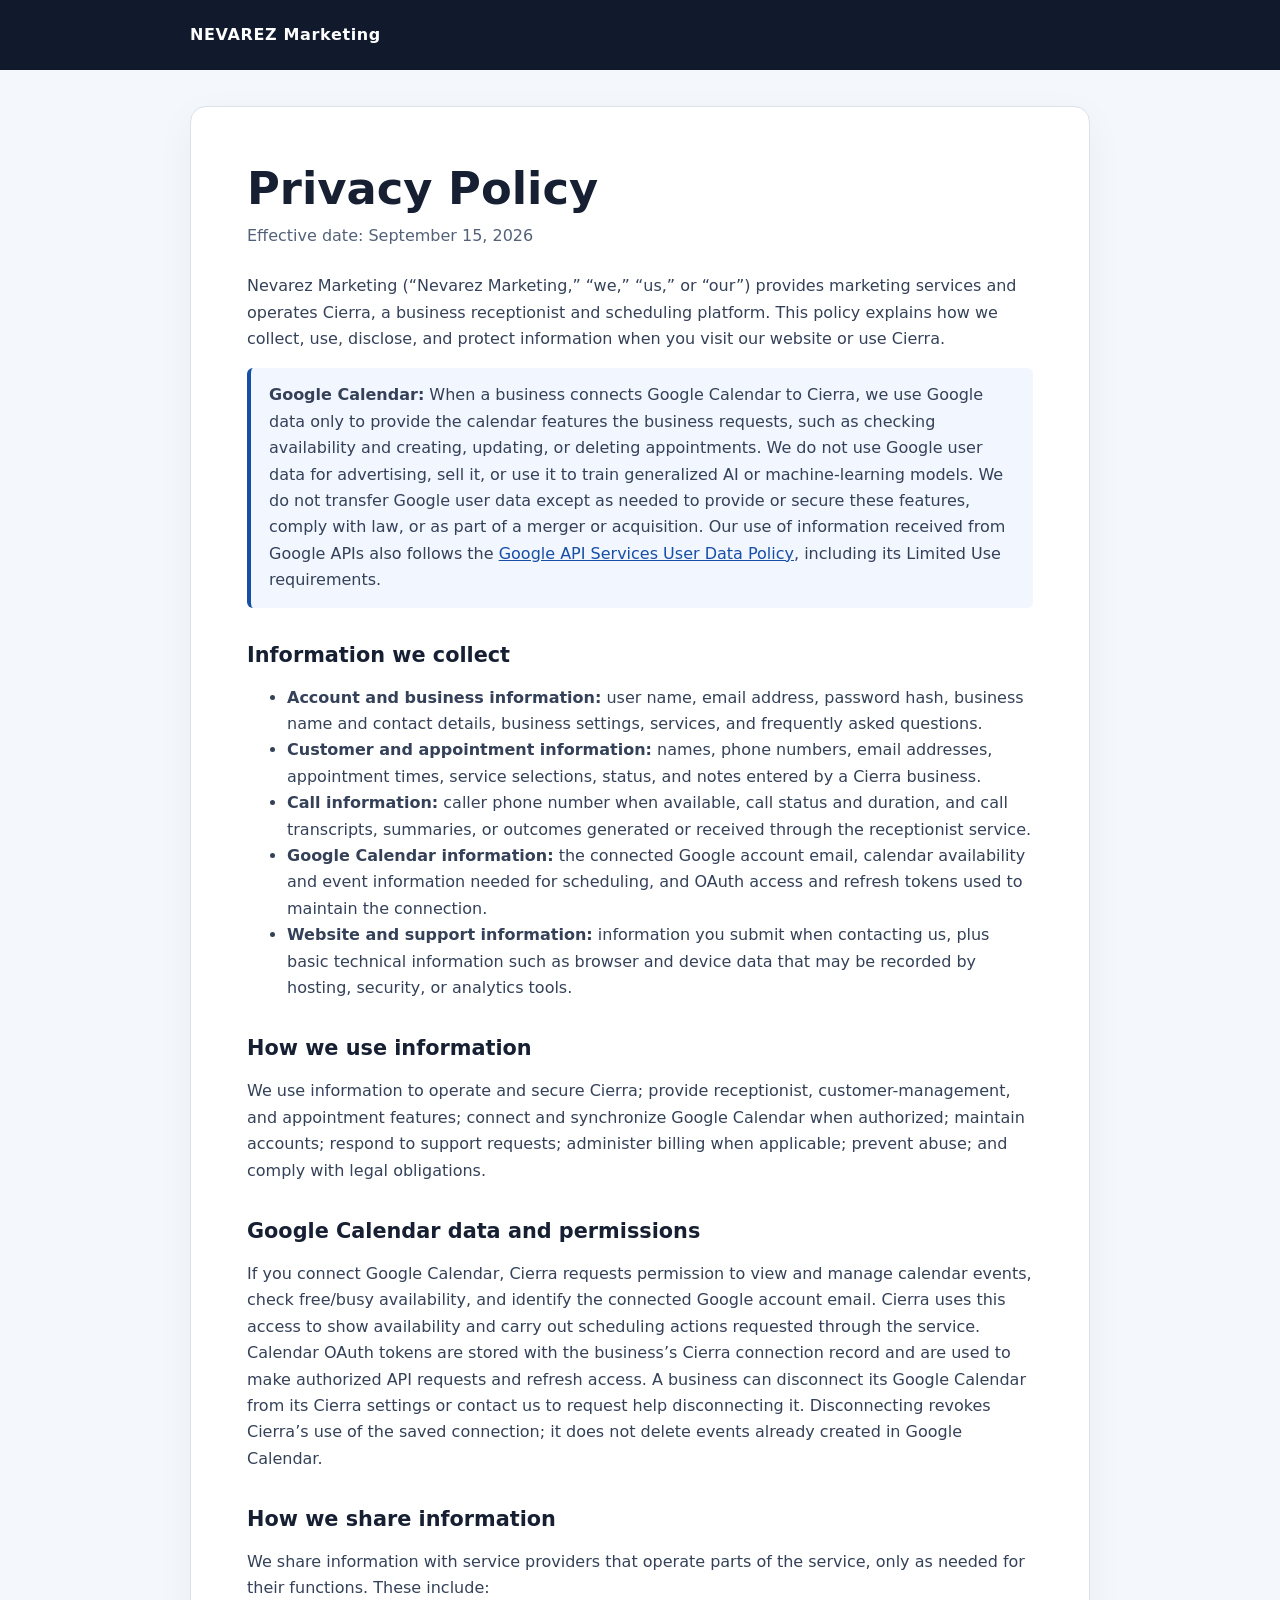
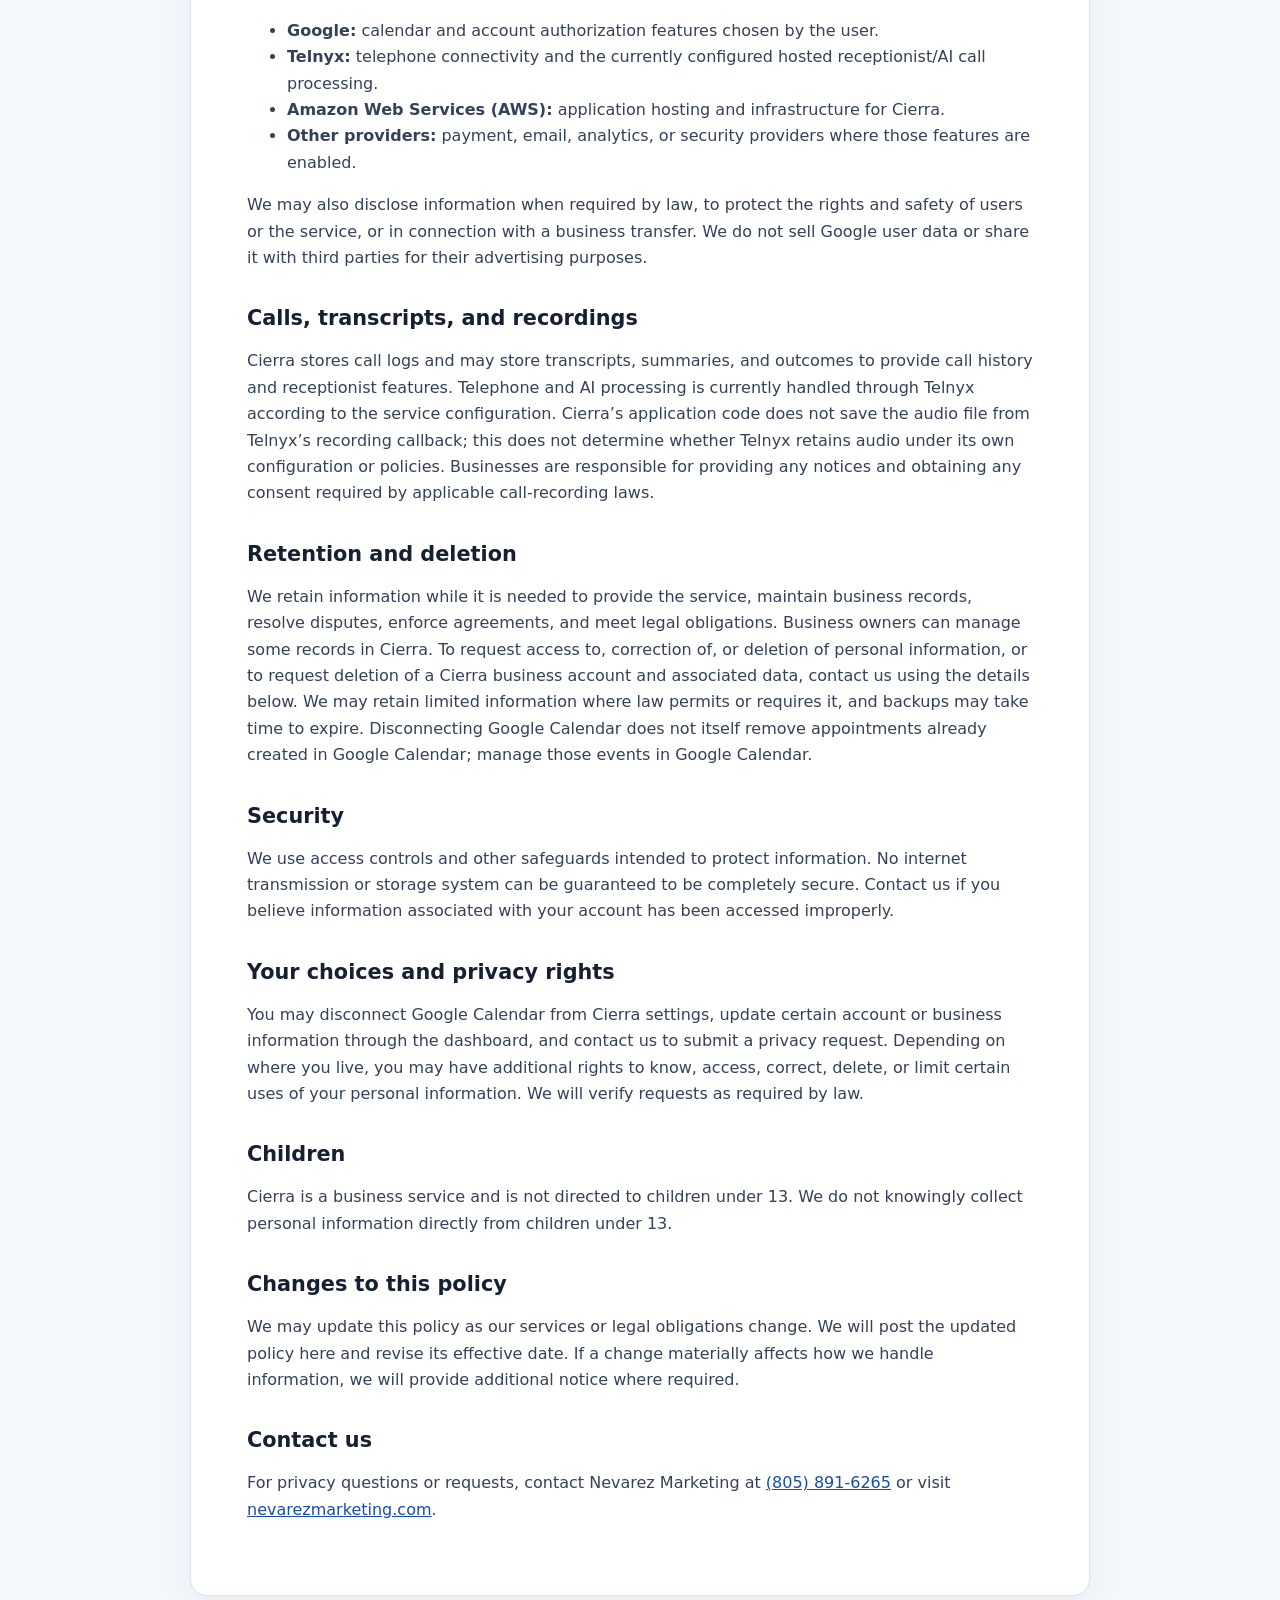
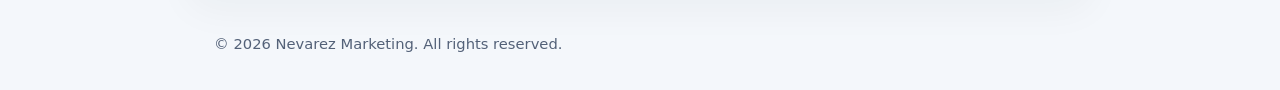
<file: public/privacy-policy.html>
<!doctype html>
<html lang="en">
<head>
  <meta charset="utf-8">
  <meta name="viewport" content="width=device-width, initial-scale=1">
  <meta name="description" content="Privacy Policy for Nevarez Marketing and the Cierra receptionist platform.">
  <title>Privacy Policy | Nevarez Marketing</title>
  <style>
    :root { color-scheme: light; --ink:#172033; --muted:#536178; --line:#dbe2ec; --brand:#174ea6; --paper:#fff; --wash:#f4f7fb; }
    * { box-sizing:border-box; }
    body { margin:0; background:var(--wash); color:var(--ink); font:16px/1.65 system-ui,-apple-system,"Segoe UI",sans-serif; }
    header { background:#101a2c; color:white; padding:22px max(24px,calc((100% - 900px)/2)); }
    header a { color:white; text-decoration:none; font-weight:700; letter-spacing:.04em; }
    main { max-width:900px; margin:36px auto; padding:clamp(24px,5vw,56px); background:var(--paper); border:1px solid var(--line); border-radius:16px; box-shadow:0 12px 40px #1720330c; }
    h1 { margin:0 0 8px; font-size:clamp(2rem,5vw,2.8rem); line-height:1.15; }
    h2 { margin:34px 0 8px; font-size:1.3rem; line-height:1.3; }
    p, li { color:#344158; }
    a { color:var(--brand); }
    .date { color:var(--muted); margin:0 0 24px; }
    .notice { background:#f1f6ff; border-left:4px solid var(--brand); padding:14px 18px; border-radius:6px; }
    footer { max-width:900px; margin:0 auto 34px; padding:0 24px; color:var(--muted); font-size:.92rem; }
    @media (max-width:600px) { main { margin:16px 12px; border-radius:12px; } header { padding:18px 20px; } }
  </style>
</head>
<body>
  <header><a href="https://www.nevarezmarketing.com/">NEVAREZ Marketing</a></header>
  <main>
    <h1>Privacy Policy</h1>
    <p class="date">Effective date: September 15, 2026</p>

    <p>Nevarez Marketing (“Nevarez Marketing,” “we,” “us,” or “our”) provides marketing services and operates Cierra, a business receptionist and scheduling platform. This policy explains how we collect, use, disclose, and protect information when you visit our website or use Cierra.</p>
    <p class="notice"><strong>Google Calendar:</strong> When a business connects Google Calendar to Cierra, we use Google data only to provide the calendar features the business requests, such as checking availability and creating, updating, or deleting appointments. We do not use Google user data for advertising, sell it, or use it to train generalized AI or machine-learning models. We do not transfer Google user data except as needed to provide or secure these features, comply with law, or as part of a merger or acquisition. Our use of information received from Google APIs also follows the <a href="https://developers.google.com/terms/api-services-user-data-policy">Google API Services User Data Policy</a>, including its Limited Use requirements.</p>

    <h2>Information we collect</h2>
    <ul>
      <li><strong>Account and business information:</strong> user name, email address, password hash, business name and contact details, business settings, services, and frequently asked questions.</li>
      <li><strong>Customer and appointment information:</strong> names, phone numbers, email addresses, appointment times, service selections, status, and notes entered by a Cierra business.</li>
      <li><strong>Call information:</strong> caller phone number when available, call status and duration, and call transcripts, summaries, or outcomes generated or received through the receptionist service.</li>
      <li><strong>Google Calendar information:</strong> the connected Google account email, calendar availability and event information needed for scheduling, and OAuth access and refresh tokens used to maintain the connection.</li>
      <li><strong>Website and support information:</strong> information you submit when contacting us, plus basic technical information such as browser and device data that may be recorded by hosting, security, or analytics tools.</li>
    </ul>

    <h2>How we use information</h2>
    <p>We use information to operate and secure Cierra; provide receptionist, customer-management, and appointment features; connect and synchronize Google Calendar when authorized; maintain accounts; respond to support requests; administer billing when applicable; prevent abuse; and comply with legal obligations.</p>

    <h2>Google Calendar data and permissions</h2>
    <p>If you connect Google Calendar, Cierra requests permission to view and manage calendar events, check free/busy availability, and identify the connected Google account email. Cierra uses this access to show availability and carry out scheduling actions requested through the service. Calendar OAuth tokens are stored with the business’s Cierra connection record and are used to make authorized API requests and refresh access. A business can disconnect its Google Calendar from its Cierra settings or contact us to request help disconnecting it. Disconnecting revokes Cierra’s use of the saved connection; it does not delete events already created in Google Calendar.</p>

    <h2>How we share information</h2>
    <p>We share information with service providers that operate parts of the service, only as needed for their functions. These include:</p>
    <ul>
      <li><strong>Google:</strong> calendar and account authorization features chosen by the user.</li>
      <li><strong>Telnyx:</strong> telephone connectivity and the currently configured hosted receptionist/AI call processing.</li>
      <li><strong>Amazon Web Services (AWS):</strong> application hosting and infrastructure for Cierra.</li>
      <li><strong>Other providers:</strong> payment, email, analytics, or security providers where those features are enabled.</li>
    </ul>
    <p>We may also disclose information when required by law, to protect the rights and safety of users or the service, or in connection with a business transfer. We do not sell Google user data or share it with third parties for their advertising purposes.</p>

    <h2>Calls, transcripts, and recordings</h2>
    <p>Cierra stores call logs and may store transcripts, summaries, and outcomes to provide call history and receptionist features. Telephone and AI processing is currently handled through Telnyx according to the service configuration. Cierra’s application code does not save the audio file from Telnyx’s recording callback; this does not determine whether Telnyx retains audio under its own configuration or policies. Businesses are responsible for providing any notices and obtaining any consent required by applicable call-recording laws.</p>

    <h2>Retention and deletion</h2>
    <p>We retain information while it is needed to provide the service, maintain business records, resolve disputes, enforce agreements, and meet legal obligations. Business owners can manage some records in Cierra. To request access to, correction of, or deletion of personal information, or to request deletion of a Cierra business account and associated data, contact us using the details below. We may retain limited information where law permits or requires it, and backups may take time to expire. Disconnecting Google Calendar does not itself remove appointments already created in Google Calendar; manage those events in Google Calendar.</p>

    <h2>Security</h2>
    <p>We use access controls and other safeguards intended to protect information. No internet transmission or storage system can be guaranteed to be completely secure. Contact us if you believe information associated with your account has been accessed improperly.</p>

    <h2>Your choices and privacy rights</h2>
    <p>You may disconnect Google Calendar from Cierra settings, update certain account or business information through the dashboard, and contact us to submit a privacy request. Depending on where you live, you may have additional rights to know, access, correct, delete, or limit certain uses of your personal information. We will verify requests as required by law.</p>

    <h2>Children</h2>
    <p>Cierra is a business service and is not directed to children under 13. We do not knowingly collect personal information directly from children under 13.</p>

    <h2>Changes to this policy</h2>
    <p>We may update this policy as our services or legal obligations change. We will post the updated policy here and revise its effective date. If a change materially affects how we handle information, we will provide additional notice where required.</p>

    <h2>Contact us</h2>
    <p>For privacy questions or requests, contact Nevarez Marketing at <a href="tel:+18058916265">(805) 891-6265</a> or visit <a href="https://www.nevarezmarketing.com/">nevarezmarketing.com</a>.</p>
  </main>
  <footer>© 2026 Nevarez Marketing. All rights reserved.</footer>
</body>
</html>
</file>
